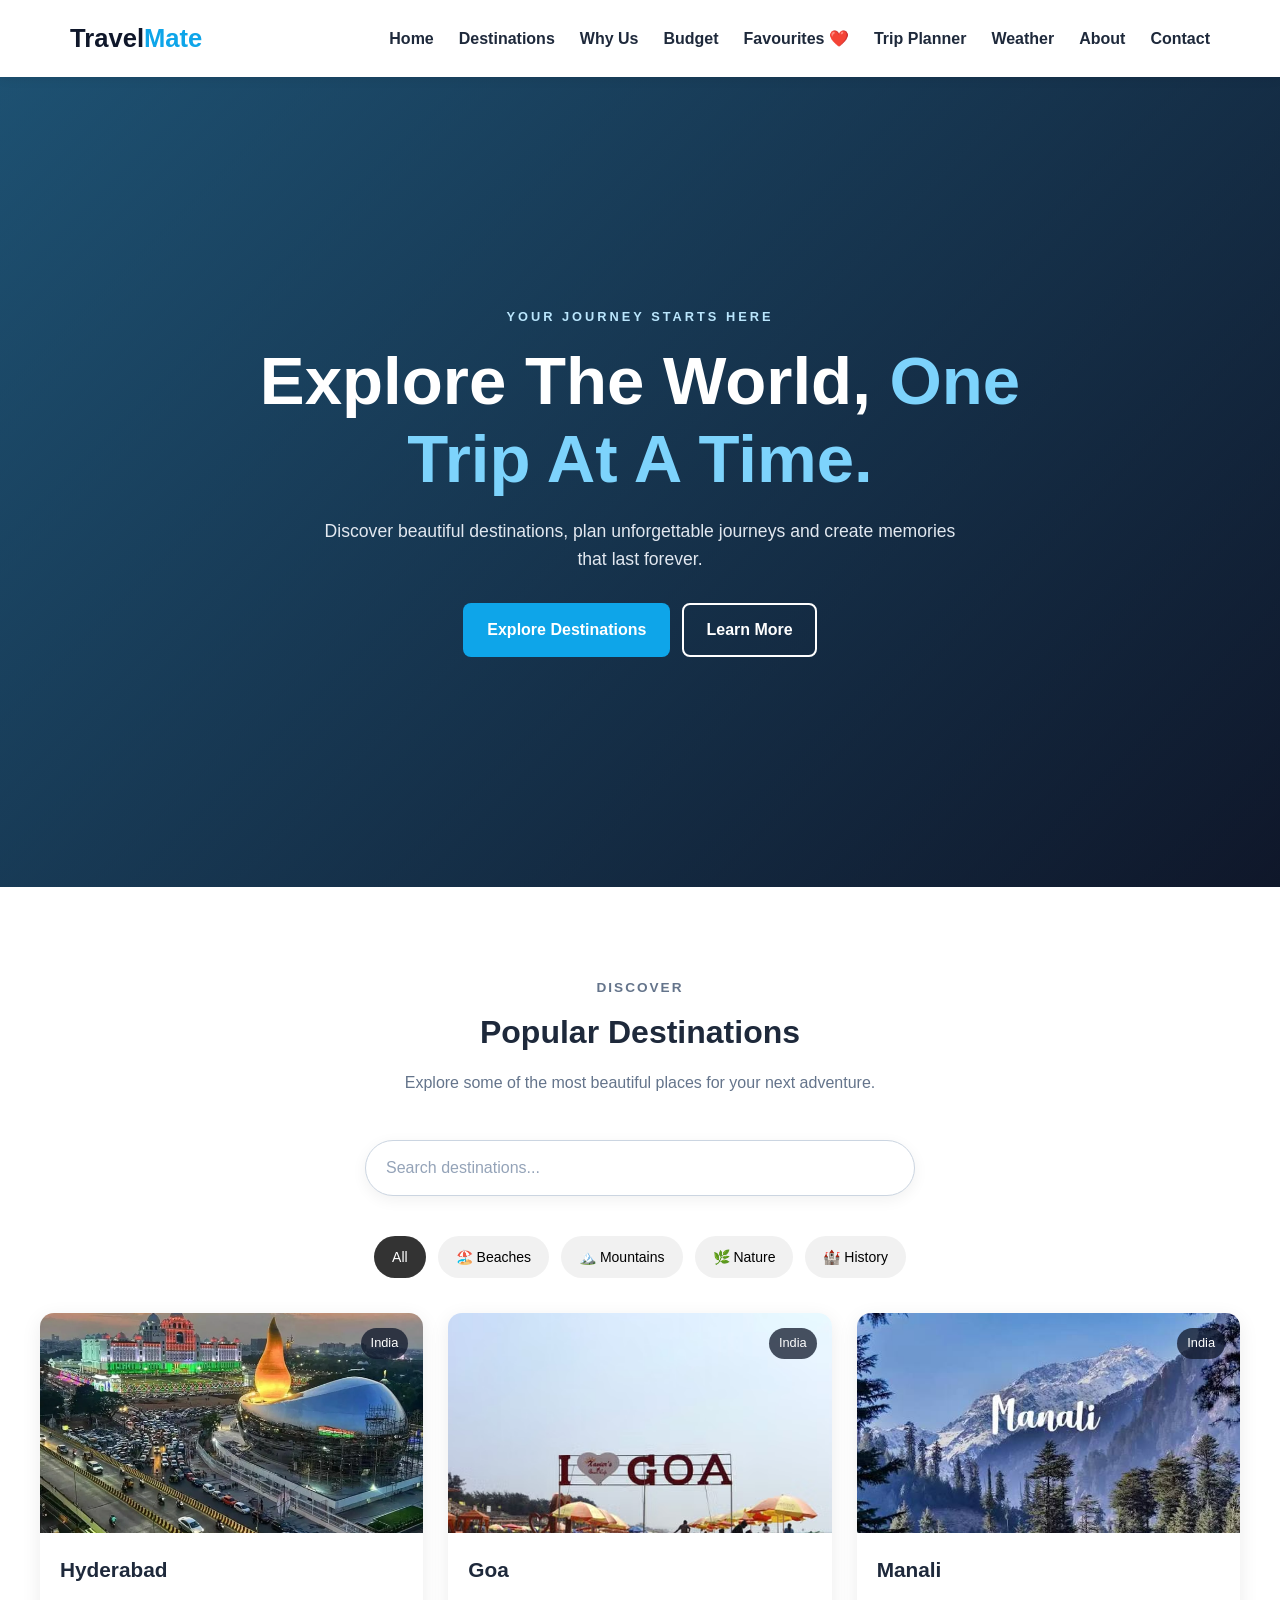
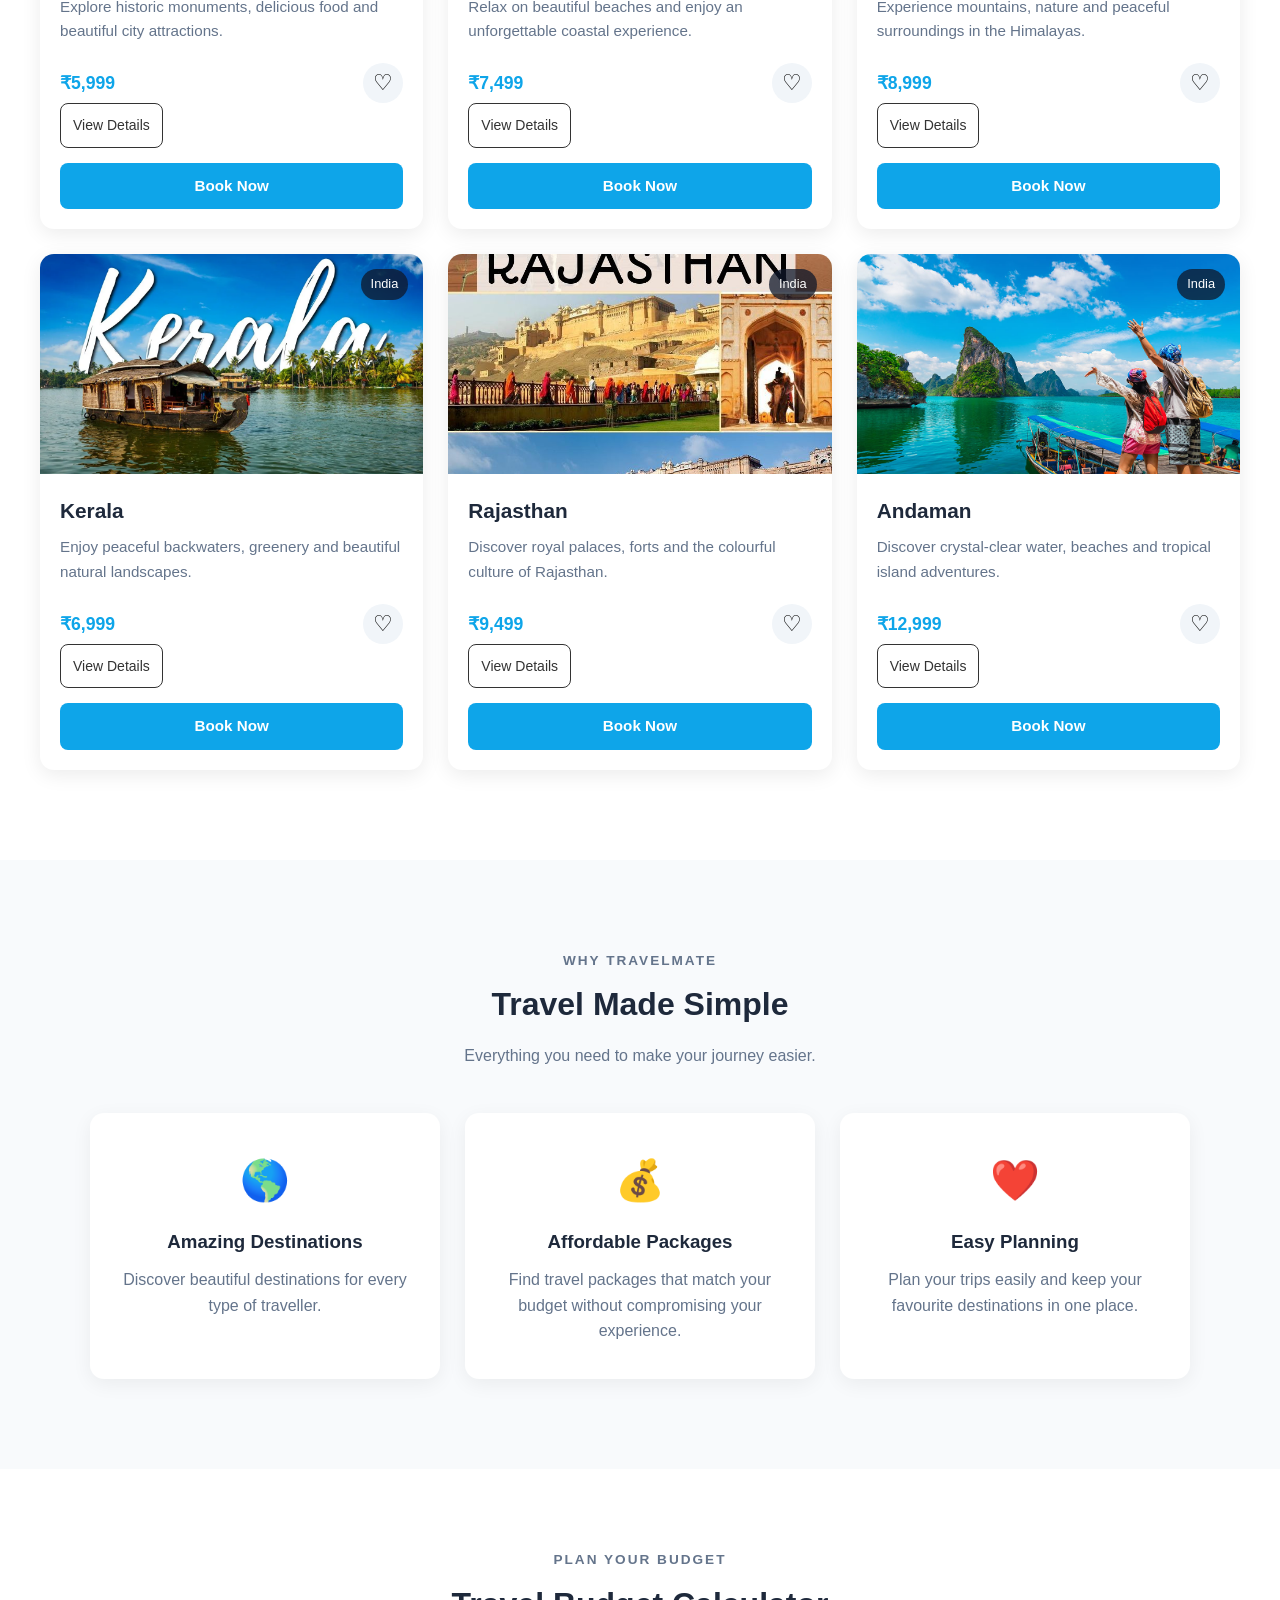
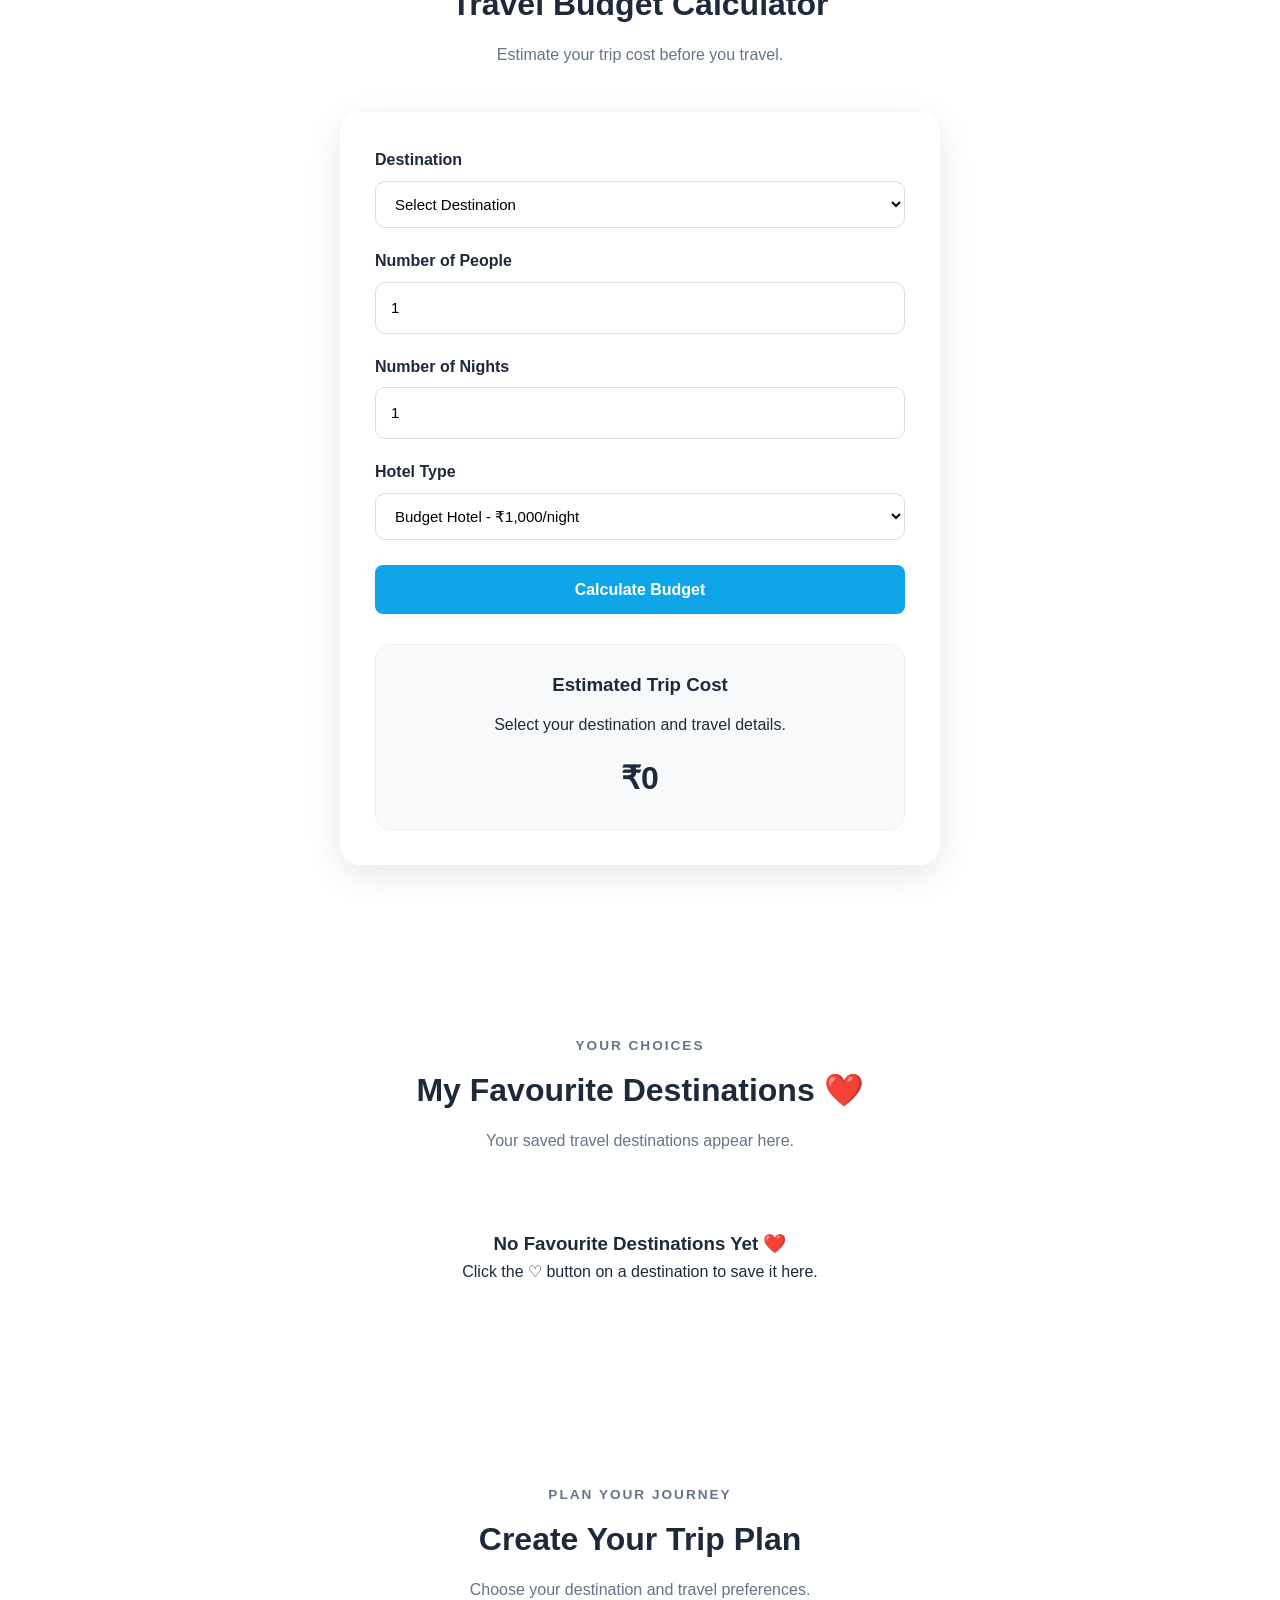
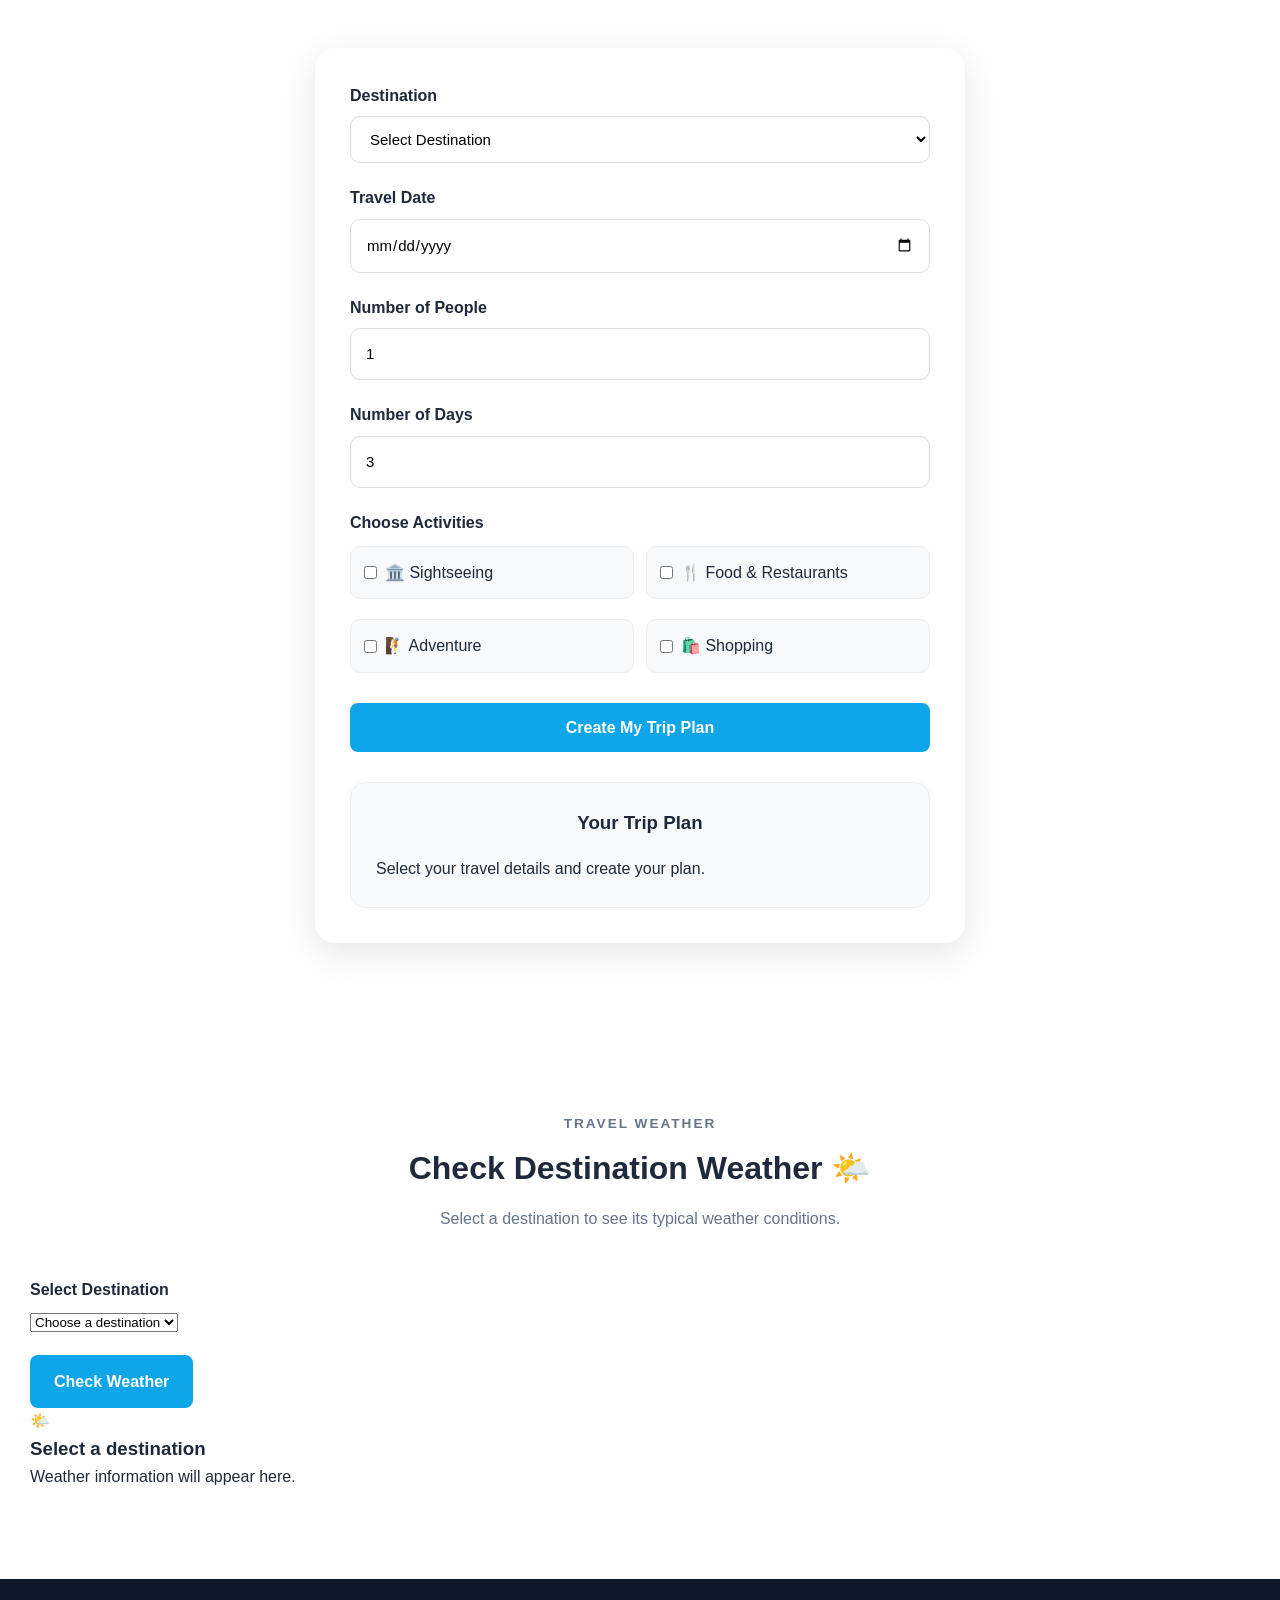
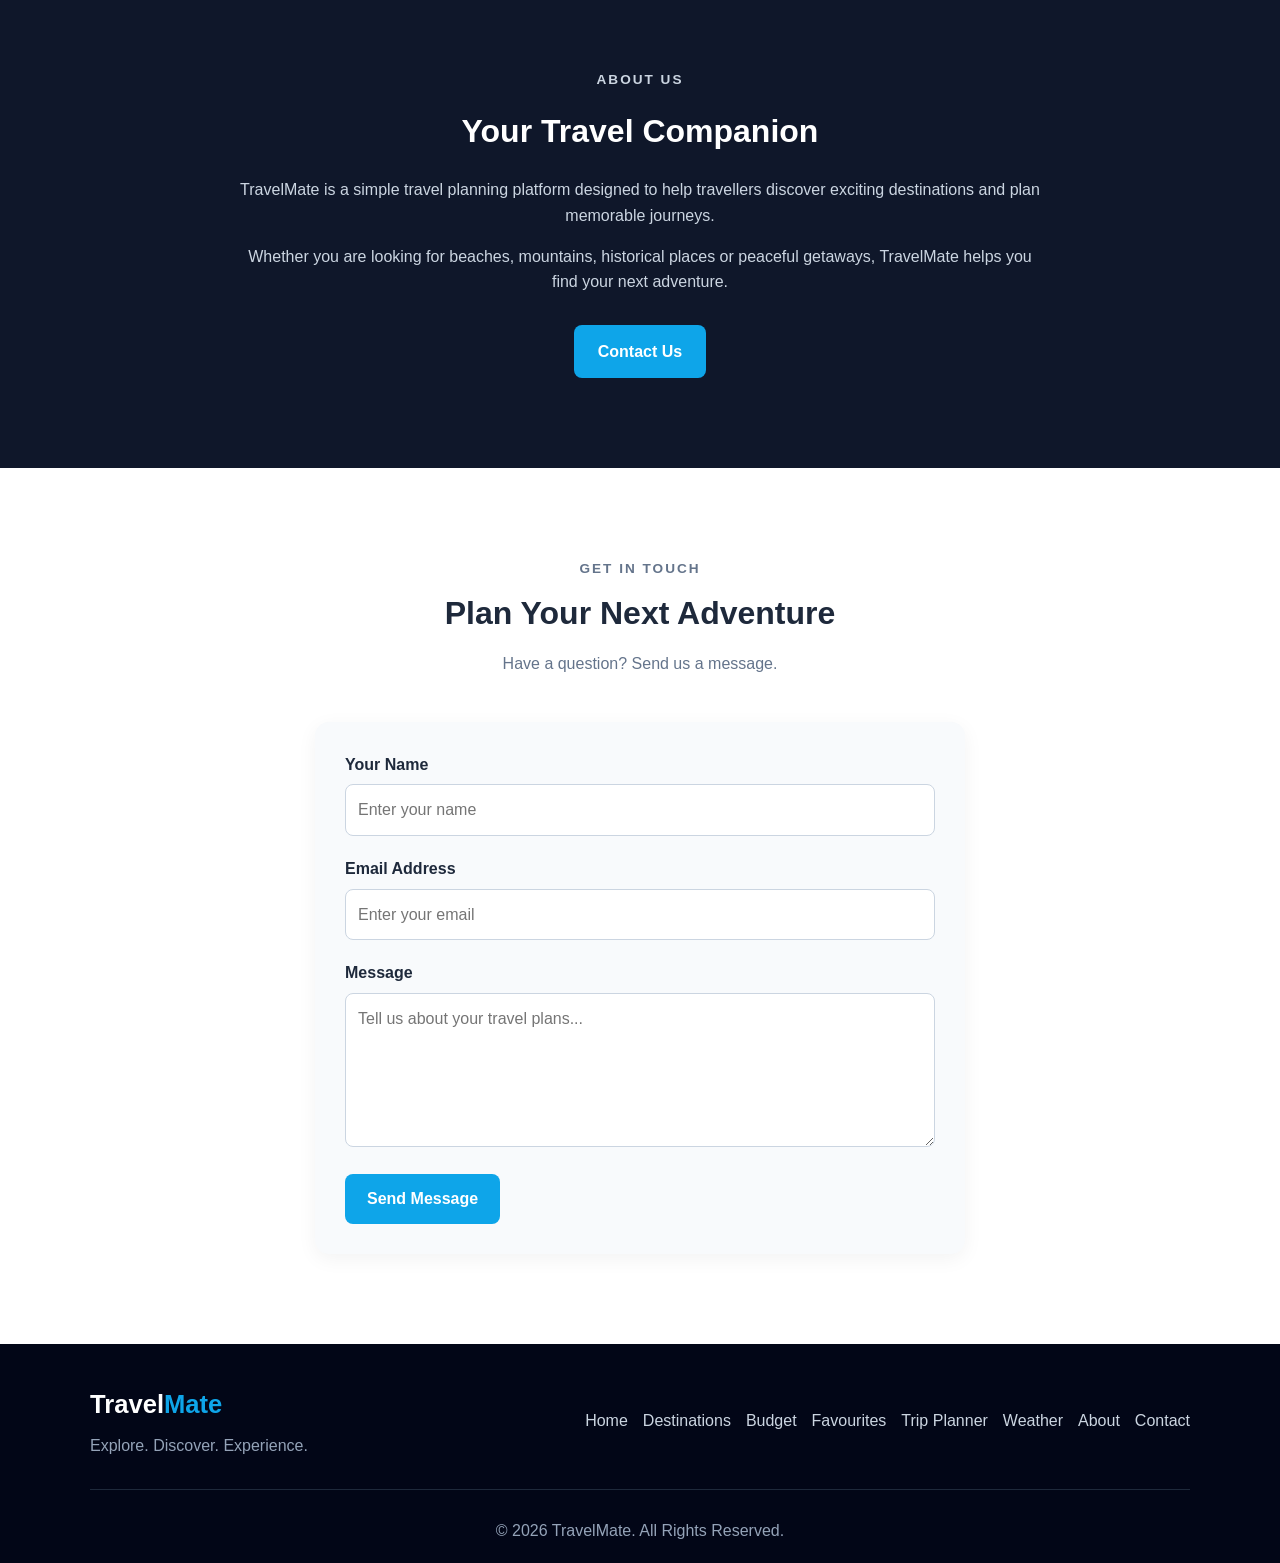
<file: index.html>
<!DOCTYPE html>
<html lang="en">

<head>

    <meta charset="UTF-8">

    <meta name="viewport" content="width=device-width, initial-scale=1.0">

    <meta name="description"
        content="TravelMate - Discover beautiful destinations and plan your perfect journey.">

    <title>TravelMate | Explore The World</title>

    <link rel="stylesheet" href="style.css">

</head>


<body>


    <!-- ========================================
         NAVIGATION BAR
    ========================================= -->

    <header class="header">

        <nav class="navbar">

            <a href="#home" class="logo">
                Travel<span>Mate</span>
            </a>


            <button
                type="button"
                class="menu-btn"
                id="menuBtn"
                aria-label="Open navigation menu">

                ☰

            </button>


            <ul class="nav-links" id="navLinks">

                <li>
                    <a href="#home">Home</a>
                </li>

                <li>
                    <a href="#destinations">Destinations</a>
                </li>

                <li>
                    <a href="#features">Why Us</a>
                </li>

                <li>
                    <a href="#budget">Budget</a>
                </li>

                <li>
                    <a href="#favourites">Favourites ❤️</a>
                </li>

                <li>
                    <a href="#tripPlanner">Trip Planner</a>
                </li>

                <li>
                    <a href="#weather">Weather</a>
                </li>

                <li>
                    <a href="#about">About</a>
                </li>

                <li>
                    <a href="#contact">Contact</a>
                </li>

            </ul>

        </nav>

    </header>


    <!-- ========================================
         MAIN CONTENT
    ========================================= -->

    <main>


        <!-- ========================================
             HERO SECTION
        ========================================= -->

        <section class="hero" id="home">

            <div class="hero-content">

                <p class="hero-small-text">
                    YOUR JOURNEY STARTS HERE
                </p>

                <h1>
                    Explore The World,
                    <span>
                        One Trip At A Time.
                    </span>
                </h1>

                <p class="hero-description">

                    Discover beautiful destinations,
                    plan unforgettable journeys and
                    create memories that last forever.

                </p>


                <div class="hero-buttons">

                    <a
                        href="#destinations"
                        class="btn primary-btn">

                        Explore Destinations

                    </a>


                    <a
                        href="#about"
                        class="btn secondary-btn">

                        Learn More

                    </a>

                </div>

            </div>

        </section>


        <!-- ========================================
             DESTINATIONS SECTION
        ========================================= -->

        <section
            class="destinations section"
            id="destinations">


            <div class="section-heading">

                <p class="section-label">
                    DISCOVER
                </p>

                <h2>
                    Popular Destinations
                </h2>

                <p>
                    Explore some of the most beautiful
                    places for your next adventure.
                </p>

            </div>


            <!-- SEARCH -->

            <div class="destination-search">

                <input
                    type="text"
                    id="destinationSearch"
                    placeholder="Search destinations..."
                    aria-label="Search destinations">

            </div>


            <!-- FILTERS -->

            <div class="destination-filters">

                <button
                    type="button"
                    class="filter-btn active"
                    data-filter="all">

                    All

                </button>


                <button
                    type="button"
                    class="filter-btn"
                    data-filter="beach">

                    🏖️ Beaches

                </button>


                <button
                    type="button"
                    class="filter-btn"
                    data-filter="mountain">

                    🏔️ Mountains

                </button>


                <button
                    type="button"
                    class="filter-btn"
                    data-filter="nature">

                    🌿 Nature

                </button>


                <button
                    type="button"
                    class="filter-btn"
                    data-filter="history">

                    🏰 History

                </button>

            </div>


            <!-- SEARCH MESSAGE -->

            <p
                id="searchMessage"
                class="search-message"
                style="display: none;">

                No destinations found.

            </p>


            <!-- DESTINATION CARDS -->

            <div class="destination-container">


                <!-- HYDERABAD -->

                <article
                    class="destination-card"
                    data-category="history">


                    <div class="destination-image image-hyderabad">

                        <img
                            src="images/hyderabad.jpg"
                            alt="Hyderabad travel destination">

                        <span>
                            India
                        </span>

                    </div>


                    <div class="card-content">

                        <h3>
                            Hyderabad
                        </h3>

                        <p>
                            Explore historic monuments,
                            delicious food and beautiful
                            city attractions.
                        </p>


                        <div class="card-bottom">

                            <strong>
                                ₹5,999
                            </strong>


                            <button
                                type="button"
                                class="favorite-btn"
                                aria-label="Add Hyderabad to favourites">

                                ♡

                            </button>

                        </div>


                        <div class="card-actions">

                            <button
                                type="button"
                                class="details-btn"
                                onclick="showDestinationDetails('Hyderabad')">

                                View Details

                            </button>


                            <button
                                type="button"
                                class="book-btn"
                                onclick="bookDestination('Hyderabad')">

                                Book Now

                            </button>

                        </div>

                    </div>

                </article>


                <!-- GOA -->

                <article
                    class="destination-card"
                    data-category="beach">


                    <div class="destination-image image-goa">

                        <img
                            src="images/goa.jpg"
                            alt="Goa travel destination">

                        <span>
                            India
                        </span>

                    </div>


                    <div class="card-content">

                        <h3>
                            Goa
                        </h3>

                        <p>
                            Relax on beautiful beaches
                            and enjoy an unforgettable
                            coastal experience.
                        </p>


                        <div class="card-bottom">

                            <strong>
                                ₹7,499
                            </strong>


                            <button
                                type="button"
                                class="favorite-btn"
                                aria-label="Add Goa to favourites">

                                ♡

                            </button>

                        </div>


                        <div class="card-actions">

                            <button
                                type="button"
                                class="details-btn"
                                onclick="showDestinationDetails('Goa')">

                                View Details

                            </button>


                            <button
                                type="button"
                                class="book-btn"
                                onclick="bookDestination('Goa')">

                                Book Now

                            </button>

                        </div>

                    </div>

                </article>


                <!-- MANALI -->

                <article
                    class="destination-card"
                    data-category="mountain">


                    <div class="destination-image image-manali">

                        <img
                            src="images/manali.jpg"
                            alt="Manali travel destination">

                        <span>
                            India
                        </span>

                    </div>


                    <div class="card-content">

                        <h3>
                            Manali
                        </h3>

                        <p>
                            Experience mountains,
                            nature and peaceful surroundings
                            in the Himalayas.
                        </p>


                        <div class="card-bottom">

                            <strong>
                                ₹8,999
                            </strong>


                            <button
                                type="button"
                                class="favorite-btn"
                                aria-label="Add Manali to favourites">

                                ♡

                            </button>

                        </div>


                        <div class="card-actions">

                            <button
                                type="button"
                                class="details-btn"
                                onclick="showDestinationDetails('Manali')">

                                View Details

                            </button>


                            <button
                                type="button"
                                class="book-btn"
                                onclick="bookDestination('Manali')">

                                Book Now

                            </button>

                        </div>

                    </div>

                </article>


                <!-- KERALA -->

                <article
                    class="destination-card"
                    data-category="nature">


                    <div class="destination-image image-kerala">

                        <img
                            src="images/kerala.jpg"
                            alt="Kerala travel destination">

                        <span>
                            India
                        </span>

                    </div>


                    <div class="card-content">

                        <h3>
                            Kerala
                        </h3>

                        <p>
                            Enjoy peaceful backwaters,
                            greenery and beautiful
                            natural landscapes.
                        </p>


                        <div class="card-bottom">

                            <strong>
                                ₹6,999
                            </strong>


                            <button
                                type="button"
                                class="favorite-btn"
                                aria-label="Add Kerala to favourites">

                                ♡

                            </button>

                        </div>


                        <div class="card-actions">

                            <button
                                type="button"
                                class="details-btn"
                                onclick="showDestinationDetails('Kerala')">

                                View Details

                            </button>


                            <button
                                type="button"
                                class="book-btn"
                                onclick="bookDestination('Kerala')">

                                Book Now

                            </button>

                        </div>

                    </div>

                </article>


                <!-- RAJASTHAN -->

                <article
                    class="destination-card"
                    data-category="history">


                    <div class="destination-image image-rajasthan">

                        <img
                            src="images/rajasthan.jpg"
                            alt="Rajasthan travel destination">

                        <span>
                            India
                        </span>

                    </div>


                    <div class="card-content">

                        <h3>
                            Rajasthan
                        </h3>

                        <p>
                            Discover royal palaces,
                            forts and the colourful
                            culture of Rajasthan.
                        </p>


                        <div class="card-bottom">

                            <strong>
                                ₹9,499
                            </strong>


                            <button
                                type="button"
                                class="favorite-btn"
                                aria-label="Add Rajasthan to favourites">

                                ♡

                            </button>

                        </div>


                        <div class="card-actions">

                            <button
                                type="button"
                                class="details-btn"
                                onclick="showDestinationDetails('Rajasthan')">

                                View Details

                            </button>


                            <button
                                type="button"
                                class="book-btn"
                                onclick="bookDestination('Rajasthan')">

                                Book Now

                            </button>

                        </div>

                    </div>

                </article>


                <!-- ANDAMAN -->

                <article
                    class="destination-card"
                    data-category="beach">


                    <div class="destination-image image-andaman">

                        <img
                            src="images/andaman.jpg"
                            alt="Andaman travel destination">

                        <span>
                            India
                        </span>

                    </div>


                    <div class="card-content">

                        <h3>
                            Andaman
                        </h3>

                        <p>
                            Discover crystal-clear water,
                            beaches and tropical island
                            adventures.
                        </p>


                        <div class="card-bottom">

                            <strong>
                                ₹12,999
                            </strong>


                            <button
                                type="button"
                                class="favorite-btn"
                                aria-label="Add Andaman to favourites">

                                ♡

                            </button>

                        </div>


                        <div class="card-actions">

                            <button
                                type="button"
                                class="details-btn"
                                onclick="showDestinationDetails('Andaman')">

                                View Details

                            </button>


                            <button
                                type="button"
                                class="book-btn"
                                onclick="bookDestination('Andaman')">

                                Book Now

                            </button>

                        </div>

                    </div>

                </article>


            </div>

        </section>


        <!-- ========================================
             WHY TRAVELMATE
        ========================================= -->

        <section
            class="features section"
            id="features">


            <div class="section-heading">

                <p class="section-label">
                    WHY TRAVELMATE
                </p>

                <h2>
                    Travel Made Simple
                </h2>

                <p>
                    Everything you need to make
                    your journey easier.
                </p>

            </div>


            <div class="features-container">


                <article class="feature-card">

                    <div class="feature-icon">
                        🌎
                    </div>

                    <h3>
                        Amazing Destinations
                    </h3>

                    <p>
                        Discover beautiful destinations
                        for every type of traveller.
                    </p>

                </article>


                <article class="feature-card">

                    <div class="feature-icon">
                        💰
                    </div>

                    <h3>
                        Affordable Packages
                    </h3>

                    <p>
                        Find travel packages that match
                        your budget without compromising
                        your experience.
                    </p>

                </article>


                <article class="feature-card">

                    <div class="feature-icon">
                        ❤️
                    </div>

                    <h3>
                        Easy Planning
                    </h3>

                    <p>
                        Plan your trips easily and keep
                        your favourite destinations
                        in one place.
                    </p>

                </article>


            </div>

        </section>


        <!-- ========================================
             TRAVEL BUDGET CALCULATOR
        ========================================= -->

        <section
            class="budget section"
            id="budget">


            <div class="section-heading">

                <p class="section-label">
                    PLAN YOUR BUDGET
                </p>

                <h2>
                    Travel Budget Calculator
                </h2>

                <p>
                    Estimate your trip cost before you travel.
                </p>

            </div>


            <div class="budget-calculator">


                <div class="form-group">

                    <label for="budgetDestination">
                        Destination
                    </label>


                    <select id="budgetDestination">

                        <option value="">
                            Select Destination
                        </option>

                        <option value="5999">
                            Hyderabad
                        </option>

                        <option value="7499">
                            Goa
                        </option>

                        <option value="8999">
                            Manali
                        </option>

                        <option value="6999">
                            Kerala
                        </option>

                        <option value="9499">
                            Rajasthan
                        </option>

                        <option value="12999">
                            Andaman
                        </option>

                    </select>

                </div>


                <div class="form-group">

                    <label for="budgetPeople">
                        Number of People
                    </label>


                    <input
                        type="number"
                        id="budgetPeople"
                        min="1"
                        max="20"
                        value="1"
                        placeholder="Enter number of people">

                </div>


                <div class="form-group">

                    <label for="budgetNights">
                        Number of Nights
                    </label>


                    <input
                        type="number"
                        id="budgetNights"
                        min="1"
                        max="30"
                        value="1"
                        placeholder="Enter number of nights">

                </div>


                <div class="form-group">

                    <label for="hotelType">
                        Hotel Type
                    </label>


                    <select id="hotelType">

                        <option value="1000">
                            Budget Hotel - ₹1,000/night
                        </option>

                        <option value="2000">
                            Standard Hotel - ₹2,000/night
                        </option>

                        <option value="3500">
                            Premium Hotel - ₹3,500/night
                        </option>

                    </select>

                </div>


                <button
                    type="button"
                    class="btn primary-btn"
                    id="calculateBudget">

                    Calculate Budget

                </button>


                <div
                    class="budget-result"
                    id="budgetResult">

                    <h3>
                        Estimated Trip Cost
                    </h3>

                    <p>
                        Select your destination
                        and travel details.
                    </p>

                    <strong>
                        ₹0
                    </strong>

                </div>

            </div>

        </section>


        <!-- ========================================
             FAVOURITES
        ========================================= -->

        <section
            class="favourites section"
            id="favourites">


            <div class="section-heading">

                <p class="section-label">
                    YOUR CHOICES
                </p>

                <h2>
                    My Favourite Destinations ❤️
                </h2>

                <p>
                    Your saved travel destinations
                    appear here.
                </p>

            </div>


            <div
                class="favourites-container"
                id="favouritesContainer">


                <div
                    class="no-favourites-message"
                    id="noFavouritesMessage">

                    <h3>
                        No Favourite Destinations Yet ❤️
                    </h3>

                    <p>
                        Click the ♡ button on a destination
                        to save it here.
                    </p>

                </div>


            </div>

        </section>


        <!-- ========================================
             TRIP PLANNER
        ========================================= -->

        <section
            class="trip-planner section"
            id="tripPlanner">


            <div class="section-heading">

                <p class="section-label">
                    PLAN YOUR JOURNEY
                </p>

                <h2>
                    Create Your Trip Plan
                </h2>

                <p>
                    Choose your destination and
                    travel preferences.
                </p>

            </div>


            <div class="trip-planner-container">


                <div class="form-group">

                    <label for="tripDestination">
                        Destination
                    </label>


                    <select id="tripDestination">

                        <option value="">
                            Select Destination
                        </option>

                        <option value="Hyderabad">
                            Hyderabad
                        </option>

                        <option value="Goa">
                            Goa
                        </option>

                        <option value="Manali">
                            Manali
                        </option>

                        <option value="Kerala">
                            Kerala
                        </option>

                        <option value="Rajasthan">
                            Rajasthan
                        </option>

                        <option value="Andaman">
                            Andaman
                        </option>

                    </select>

                </div>


                <div class="form-group">

                    <label for="tripDate">
                        Travel Date
                    </label>


                    <input
                        type="date"
                        id="tripDate">

                </div>


                <div class="form-group">

                    <label for="tripPeople">
                        Number of People
                    </label>


                    <input
                        type="number"
                        id="tripPeople"
                        min="1"
                        max="20"
                        value="1">

                </div>


                <div class="form-group">

                    <label for="tripDays">
                        Number of Days
                    </label>


                    <input
                        type="number"
                        id="tripDays"
                        min="1"
                        max="30"
                        value="3">

                </div>


                <div class="form-group">

                    <label>
                        Choose Activities
                    </label>


                    <div class="activity-options">


                        <label class="activity-option">

                            <input
                                type="checkbox"
                                value="Sightseeing"
                                name="activities">

                            🏛️ Sightseeing

                        </label>


                        <label class="activity-option">

                            <input
                                type="checkbox"
                                value="Food"
                                name="activities">

                            🍴 Food & Restaurants

                        </label>


                        <label class="activity-option">

                            <input
                                type="checkbox"
                                value="Adventure"
                                name="activities">

                            🧗 Adventure

                        </label>


                        <label class="activity-option">

                            <input
                                type="checkbox"
                                value="Shopping"
                                name="activities">

                            🛍️ Shopping

                        </label>


                    </div>

                </div>


                <button
                    type="button"
                    class="btn primary-btn"
                    id="createTripPlan">

                    Create My Trip Plan

                </button>


                <div
                    class="trip-plan-result"
                    id="tripPlanResult">

                    <h3>
                        Your Trip Plan
                    </h3>

                    <p>
                        Select your travel details
                        and create your plan.
                    </p>

                </div>


            </div>

        </section>


        <!-- ========================================
             WEATHER
        ========================================= -->

        <section
            class="weather section"
            id="weather">


            <div class="section-heading">

                <p class="section-label">
                    TRAVEL WEATHER
                </p>

                <h2>
                    Check Destination Weather 🌤️
                </h2>

                <p>
                    Select a destination to see its
                    typical weather conditions.
                </p>

            </div>


            <div class="weather-container">


                <div class="form-group">

                    <label for="weatherDestination">
                        Select Destination
                    </label>


                    <select id="weatherDestination">

                        <option value="">
                            Choose a destination
                        </option>

                        <option value="Hyderabad">
                            Hyderabad
                        </option>

                        <option value="Goa">
                            Goa
                        </option>

                        <option value="Manali">
                            Manali
                        </option>

                        <option value="Kerala">
                            Kerala
                        </option>

                        <option value="Rajasthan">
                            Rajasthan
                        </option>

                        <option value="Andaman">
                            Andaman
                        </option>

                    </select>

                </div>


                <button
                    type="button"
                    class="btn primary-btn"
                    id="checkWeather">

                    Check Weather

                </button>


                <div
                    class="weather-result"
                    id="weatherResult">

                    <div class="weather-icon">
                        🌤️
                    </div>

                    <h3>
                        Select a destination
                    </h3>

                    <p>
                        Weather information will appear here.
                    </p>

                </div>


            </div>

        </section>


        <!-- ========================================
             ABOUT
        ========================================= -->

        <section
            class="about section"
            id="about">


            <div class="about-content">

                <p class="section-label">
                    ABOUT US
                </p>

                <h2>
                    Your Travel Companion
                </h2>

                <p>

                    TravelMate is a simple travel
                    planning platform designed to
                    help travellers discover exciting
                    destinations and plan memorable
                    journeys.

                </p>

                <p>

                    Whether you are looking for
                    beaches, mountains, historical
                    places or peaceful getaways,
                    TravelMate helps you find your
                    next adventure.

                </p>


                <a
                    href="#contact"
                    class="btn primary-btn">

                    Contact Us

                </a>

            </div>

        </section>


        <!-- ========================================
             CONTACT
        ========================================= -->

        <section
            class="contact section"
            id="contact">


            <div class="section-heading">

                <p class="section-label">
                    GET IN TOUCH
                </p>

                <h2>
                    Plan Your Next Adventure
                </h2>

                <p>
                    Have a question?
                    Send us a message.
                </p>

            </div>


            <form
                class="contact-form"
                id="contactForm">


                <div class="form-group">

                    <label for="name">
                        Your Name
                    </label>


                    <input
                        type="text"
                        id="name"
                        name="name"
                        placeholder="Enter your name"
                        required>

                </div>


                <div class="form-group">

                    <label for="email">
                        Email Address
                    </label>


                    <input
                        type="email"
                        id="email"
                        name="email"
                        placeholder="Enter your email"
                        required>

                </div>


                <div class="form-group">

                    <label for="message">
                        Message
                    </label>


                    <textarea
                        id="message"
                        name="message"
                        rows="5"
                        placeholder="Tell us about your travel plans..."
                        required></textarea>

                </div>


                <button
                    type="submit"
                    class="btn primary-btn">

                    Send Message

                </button>


            </form>

        </section>


    </main>


    <!-- ========================================
         FOOTER
    ========================================= -->

    <footer class="footer">


        <div class="footer-content">


            <div>

                <a
                    href="#home"
                    class="logo">

                    Travel<span>Mate</span>

                </a>

                <p>
                    Explore. Discover. Experience.
                </p>

            </div>


            <div class="footer-links">

                <a href="#home">
                    Home
                </a>

                <a href="#destinations">
                    Destinations
                </a>

                <a href="#budget">
                    Budget
                </a>

                <a href="#favourites">
                    Favourites
                </a>

                <a href="#tripPlanner">
                    Trip Planner
                </a>

                <a href="#weather">
                    Weather
                </a>

                <a href="#about">
                    About
                </a>

                <a href="#contact">
                    Contact
                </a>

            </div>


        </div>


        <div class="copyright">

            <p>
                © 2026 TravelMate.
                All Rights Reserved.
            </p>

        </div>


    </footer>


    <!-- ========================================
         BOOKING MODAL
    ========================================= -->

    <div
        class="booking-modal"
        id="bookingModal">


        <div class="booking-box">


            <button
                type="button"
                class="close-booking"
                id="closeBooking"
                aria-label="Close booking form">

                ×

            </button>


            <h2>
                Book Your Trip
            </h2>


            <p class="booking-subtitle">

                Plan your next adventure with
                TravelMate.

            </p>


            <form id="bookingForm">


                <div class="form-group">

                    <label for="bookingDestination">
                        Destination
                    </label>


                    <input
                        type="text"
                        id="bookingDestination"
                        name="destination"
                        readonly
                        required>

                </div>


                <div class="form-group">

                    <label for="bookingName">
                        Your Name
                    </label>


                    <input
                        type="text"
                        id="bookingName"
                        name="name"
                        placeholder="Enter your name"
                        required>

                </div>


                <div class="form-group">

                    <label for="bookingEmail">
                        Email Address
                    </label>


                    <input
                        type="email"
                        id="bookingEmail"
                        name="email"
                        placeholder="Enter your email"
                        required>

                </div>


                <div class="form-group">

                    <label for="travelDate">
                        Travel Date
                    </label>


                    <input
                        type="date"
                        id="travelDate"
                        name="travelDate"
                        required>

                </div>


                <div class="form-group">

                    <label for="numberOfPeople">
                        Number of People
                    </label>


                    <input
                        type="number"
                        id="numberOfPeople"
                        name="people"
                        min="1"
                        max="20"
                        value="1"
                        required>

                </div>


                <button
                    type="submit"
                    class="btn primary-btn booking-submit">

                    Confirm Booking

                </button>


            </form>

        </div>

    </div>


    <!-- ========================================
         DESTINATION DETAILS MODAL
    ========================================= -->

    <div
        class="details-modal"
        id="detailsModal">


        <div class="details-box">


            <button
                type="button"
                class="close-details"
                id="closeDetails"
                aria-label="Close destination details">

                ×

            </button>


            <div
                class="details-image"
                id="detailsImage">
            </div>


            <div class="details-content">

                <p
                    class="details-country"
                    id="detailsCountry">
                </p>


                <h2 id="detailsTitle">
                </h2>


                <p id="detailsDescription">
                </p>


                <strong id="detailsPrice">
                </strong>


                <button
                    type="button"
                    class="btn primary-btn"
                    id="detailsBookButton">

                    Book Now

                </button>

            </div>

        </div>

    </div>


    <!-- ========================================
         JAVASCRIPT
    ========================================= -->

    <script src="script.js"></script>


</body>

</html>
</file>
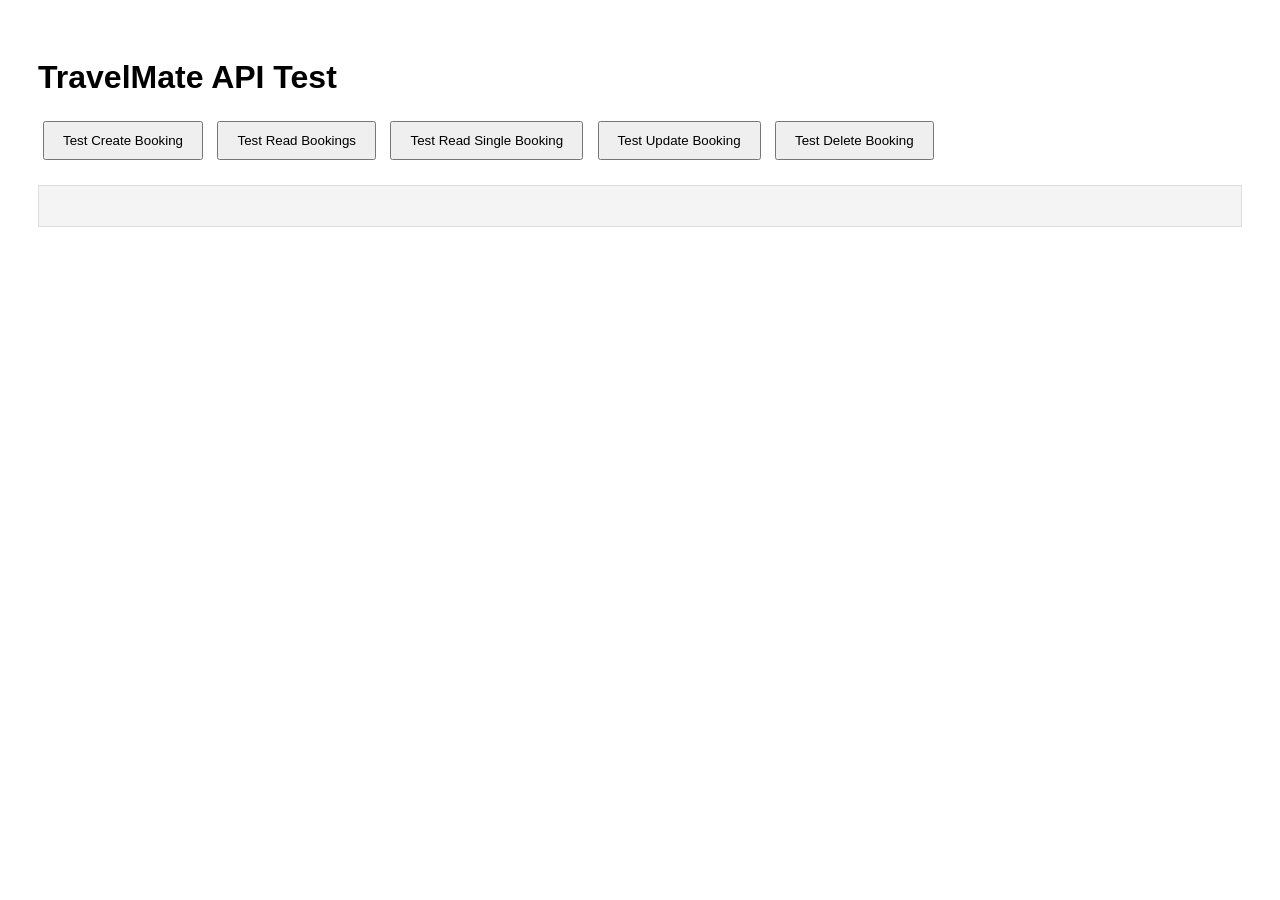
<file: test-api.html>
<!DOCTYPE html>
<html lang="en">

<head>
    <meta charset="UTF-8">

    <meta name="viewport" content="width=device-width, initial-scale=1.0">

    <title>TravelMate API Test</title>

    <style>
        body {
            font-family: Arial, sans-serif;
            padding: 30px;
        }

        h1 {
            margin-bottom: 20px;
        }

        button {
            padding: 10px 18px;
            margin: 5px;
            cursor: pointer;
        }

        pre {
            margin-top: 20px;
            padding: 20px;
            background: #f4f4f4;
            border: 1px solid #ddd;
            white-space: pre-wrap;
        }
    </style>
</head>

<body>

    <h1>TravelMate API Test</h1>

    <!-- CREATE -->
    <button onclick="testBooking()">
        Test Create Booking
    </button>

    <!-- READ -->
    <button onclick="getBookings()">
        Test Read Bookings
    </button>

    <!-- READ SINGLE -->
    <button onclick="getSingleBooking()">
        Test Read Single Booking
    </button>

    <!-- UPDATE -->
    <button onclick="updateBooking()">
        Test Update Booking
    </button>

    <!-- DELETE -->
    <button onclick="deleteBooking()">
        Test Delete Booking
    </button>

    <pre id="result"></pre>


    <script>

        // ========================================
        // CREATE BOOKING - POST
        // ========================================

        async function testBooking() {

            const bookingData = {

                name: "Harshitha",

                email: "harshitha@example.com",

                destination: "Goa",

                travelDate: "2026-09-15",

                people: 2

            };


            try {

                const response = await fetch(
                    "http://127.0.0.1:5000/api/bookings",
                    {
                        method: "POST",

                        headers: {
                            "Content-Type": "application/json"
                        },

                        body: JSON.stringify(bookingData)
                    }
                );


                const result = await response.json();


                document.getElementById("result").textContent =
                    JSON.stringify(result, null, 4);


            } catch (error) {

                document.getElementById("result").textContent =
                    "Error: " + error.message;

            }

        }


        // ========================================
        // READ ALL BOOKINGS - GET
        // ========================================

        async function getBookings() {

            try {

                const response = await fetch(
                    "http://127.0.0.1:5000/api/bookings"
                );


                const result = await response.json();


                document.getElementById("result").textContent =
                    JSON.stringify(result, null, 4);


            } catch (error) {

                document.getElementById("result").textContent =
                    "Error: " + error.message;

            }

        }


        // ========================================
        // READ SINGLE BOOKING - GET
        // ========================================

        async function getSingleBooking() {

            try {

                const response = await fetch(
                    "http://127.0.0.1:5000/api/bookings/1"
                );


                const result = await response.json();


                document.getElementById("result").textContent =
                    JSON.stringify(result, null, 4);


            } catch (error) {

                document.getElementById("result").textContent =
                    "Error: " + error.message;

            }

        }


        // ========================================
        // UPDATE BOOKING - PUT
        // ========================================

        async function updateBooking() {

            const updatedBooking = {

                name: "Harshitha Updated",

                email: "harshitha@example.com",

                destination: "Kerala",

                travelDate: "2026-09-20",

                people: 3

            };


            try {

                const response = await fetch(
                    "http://127.0.0.1:5000/api/bookings/1",
                    {
                        method: "PUT",

                        headers: {
                            "Content-Type": "application/json"
                        },

                        body: JSON.stringify(updatedBooking)
                    }
                );


                const result = await response.json();


                document.getElementById("result").textContent =
                    JSON.stringify(result, null, 4);


            } catch (error) {

                document.getElementById("result").textContent =
                    "Error: " + error.message;

            }

        }


        // ========================================
        // DELETE BOOKING - DELETE
        // ========================================

        async function deleteBooking() {

            try {

                const response = await fetch(
                    "http://127.0.0.1:5000/api/bookings/1",
                    {
                        method: "DELETE"
                    }
                );


                const result = await response.json();


                document.getElementById("result").textContent =
                    JSON.stringify(result, null, 4);


            } catch (error) {

                document.getElementById("result").textContent =
                    "Error: " + error.message;

            }

        }

    </script>

</body>

</html>
</file>
<file: style.css>
/* =========================================
   GLOBAL STYLES
========================================= */

* {
    margin: 0;
    padding: 0;
    box-sizing: border-box;
}

html {
    scroll-behavior: smooth;
}

body {
    font-family: Arial, sans-serif;
    line-height: 1.6;
    color: #1e293b;
    background-color: #ffffff;
}

a {
    text-decoration: none;
    color: inherit;
}

button,
input,
textarea {
    font: inherit;
}

button {
    cursor: pointer;
}

img {
    max-width: 100%;
    display: block;
}


/* =========================================
   REUSABLE SECTION STYLES
========================================= */

.section {
    padding: 70px 20px;
}

.section-heading {
    text-align: center;
    max-width: 700px;
    margin: 0 auto 45px;
}

.section-label {
    color: #0ea5e9;
    font-size: 0.85rem;
    font-weight: bold;
    letter-spacing: 2px;
    margin-bottom: 8px;
}

.section-heading h2 {
    font-size: 2rem;
    margin-bottom: 12px;
}

.section-heading p {
    color: #64748b;
}


/* =========================================
   HEADER / NAVBAR
========================================= */

.header {
    background-color: #ffffff;

    position: sticky;
    top: 0;

    z-index: 1000;

    box-shadow:
        0 2px 10px rgba(0, 0, 0, 0.08);
}

.navbar {
    width: 100%;
    max-width: 1200px;

    margin: auto;

    padding: 15px 20px;

    display: flex;

    align-items: center;

    justify-content: space-between;
}


/* Logo */

.logo {
    font-size: 1.6rem;

    font-weight: bold;

    color: #0f172a;
}

.logo span {
    color: #0ea5e9;
}


/* Mobile Menu Button */

.menu-btn {
    background: none;

    border: none;

    font-size: 1.8rem;

    color: #0f172a;
}


/* Navigation */

.nav-links {
    list-style: none;

    position: absolute;

    top: 70px;

    left: 0;

    width: 100%;

    background-color: white;

    display: none;

    flex-direction: column;

    text-align: center;

    padding: 20px 0;

    box-shadow:
        0 5px 10px rgba(0, 0, 0, 0.08);
}

.nav-links.active {
    display: flex;
}

.nav-links li {
    margin: 10px 0;
}

.nav-links a {
    font-weight: 600;

    transition: 0.3s;
}

.nav-links a:hover {
    color: #0ea5e9;
}


/* =========================================
   HERO SECTION
========================================= */

.hero {
    min-height: 90vh;

    display: flex;

    align-items: center;

    padding: 80px 20px;

    background:
        linear-gradient(
            rgba(15, 23, 42, 0.65),
            rgba(15, 23, 42, 0.65)
        ),
        linear-gradient(
            135deg,
            #38bdf8,
            #0f172a
        );

    color: white;
}

.hero-content {
    max-width: 850px;

    margin: auto;

    text-align: center;
}

.hero-small-text {
    color: #bae6fd;

    font-size: 0.8rem;

    font-weight: bold;

    letter-spacing: 3px;

    margin-bottom: 15px;
}

.hero h1 {
    font-size: 2.5rem;

    line-height: 1.15;

    margin-bottom: 20px;
}

.hero h1 span {
    color: #7dd3fc;
}

.hero-description {
    max-width: 650px;

    margin: 0 auto 30px;

    color: #e2e8f0;

    font-size: 1rem;
}

.hero-buttons {
    display: flex;

    flex-direction: column;

    gap: 12px;

    align-items: center;
}


/* =========================================
   BUTTONS
========================================= */

.btn {
    display: inline-block;

    padding: 12px 22px;

    border-radius: 8px;

    font-weight: bold;

    border: 2px solid transparent;

    transition: 0.3s;
}

.primary-btn {
    background-color: #0ea5e9;

    color: white;
}

.primary-btn:hover {
    background-color: #0284c7;

    transform: translateY(-2px);
}

.secondary-btn {
    border-color: white;

    color: white;
}

.secondary-btn:hover {
    background-color: white;

    color: #0f172a;
}


/* =========================================
   DESTINATIONS SECTION
========================================= */

.destination-container {
    max-width: 1200px;

    margin: auto;

    display: grid;

    grid-template-columns: 1fr;

    gap: 25px;
}


/* Destination Card */

.destination-card {
    background-color: white;

    border-radius: 14px;

    overflow: hidden;

    box-shadow:
        0 5px 20px rgba(0, 0, 0, 0.08);

    transition: 0.3s;
}

.destination-card:hover {
    transform: translateY(-6px);

    box-shadow:
        0 10px 30px rgba(0, 0, 0, 0.12);
}


/* =========================================
   DESTINATION IMAGES
========================================= */

.destination-image {
    height: 220px;

    position: relative;

    overflow: hidden;

    color: white;
}


/* Actual image */

.destination-image img {
    width: 100%;

    height: 100%;

    object-fit: cover;

    display: block;

    transition: transform 0.4s ease;
}


/* Zoom image when hovering card */

.destination-card:hover .destination-image img {
    transform: scale(1.05);
}


/* Country label */

.destination-image span {
    position: absolute;

    top: 15px;

    right: 15px;

    background-color:
        rgba(15, 23, 42, 0.75);

    padding: 5px 10px;

    border-radius: 20px;

    font-size: 0.8rem;

    z-index: 2;
}


/* =========================================
   CARD CONTENT
========================================= */

.card-content {
    padding: 20px;
}

.card-content h3 {
    font-size: 1.3rem;

    margin-bottom: 8px;
}

.card-content p {
    color: #64748b;

    font-size: 0.95rem;

    margin-bottom: 20px;
}

.card-bottom {
    display: flex;

    align-items: center;

    justify-content: space-between;
}

.card-bottom strong {
    color: #0ea5e9;

    font-size: 1.1rem;
}


/* =========================================
   FAVOURITE BUTTON
========================================= */

.favorite-btn {
    width: 40px;

    height: 40px;

    border: none;

    border-radius: 50%;

    background-color: #f1f5f9;

    font-size: 1.4rem;

    transition: 0.3s;
}

.favorite-btn:hover {
    background-color: #e0f2fe;

    transform: scale(1.1);
}

.favorite-btn.favourite {
    color: #ef4444;
}


/* =========================================
   FEATURES
========================================= */

.features {
    background-color: #f8fafc;
}

.features-container {
    max-width: 1100px;

    margin: auto;

    display: grid;

    grid-template-columns: 1fr;

    gap: 25px;
}

.feature-card {
    background-color: white;

    text-align: center;

    padding: 35px 25px;

    border-radius: 14px;

    box-shadow:
        0 5px 20px rgba(0, 0, 0, 0.06);

    transition: 0.3s;
}

.feature-card:hover {
    transform: translateY(-5px);
}

.feature-icon {
    font-size: 2.5rem;

    margin-bottom: 15px;
}

.feature-card h3 {
    margin-bottom: 10px;
}

.feature-card p {
    color: #64748b;
}


/* =========================================
   ABOUT SECTION
========================================= */

.about {
    background-color: #0f172a;

    color: white;
}

.about-content {
    max-width: 800px;

    margin: auto;

    text-align: center;
}

.about-content h2 {
    font-size: 2rem;

    margin-bottom: 20px;
}

.about-content p {
    color: #cbd5e1;

    margin-bottom: 15px;
}

.about-content .btn {
    margin-top: 15px;
}


/* =========================================
   CONTACT SECTION
========================================= */

.contact-form {
    max-width: 650px;

    margin: auto;

    background-color: #f8fafc;

    padding: 30px;

    border-radius: 14px;

    box-shadow:
        0 5px 20px rgba(0, 0, 0, 0.05);
}

.form-group {
    margin-bottom: 20px;
}

.form-group label {
    display: block;

    margin-bottom: 7px;

    font-weight: bold;
}

.form-group input,
.form-group textarea {
    width: 100%;

    padding: 12px;

    border: 1px solid #cbd5e1;

    border-radius: 8px;

    background-color: white;

    outline: none;

    transition: 0.3s;
}

.form-group input:focus,
.form-group textarea:focus {
    border-color: #0ea5e9;

    box-shadow:
        0 0 0 3px rgba(14, 165, 233, 0.1);
}

.contact-form button {
    border: none;
}


/* =========================================
   FOOTER
========================================= */

.footer {
    background-color: #020617;

    color: white;

    padding: 40px 20px 20px;
}

.footer-content {
    max-width: 1100px;

    margin: auto;

    display: flex;

    flex-direction: column;

    gap: 25px;
}

.footer .logo {
    color: white;
}

.footer p {
    color: #94a3b8;

    margin-top: 8px;
}

.footer-links {
    display: flex;

    flex-wrap: wrap;

    gap: 15px;
}

.footer-links a {
    color: #cbd5e1;

    transition: 0.3s;
}

.footer-links a:hover {
    color: #38bdf8;
}

.copyright {
    max-width: 1100px;

    margin: 30px auto 0;

    padding-top: 20px;

    border-top: 1px solid #1e293b;

    text-align: center;
}


/* =========================================
   TABLET — 768px
========================================= */

@media (min-width: 768px) {

    .section {
        padding: 90px 30px;
    }


    /* Hide mobile menu button */

    .menu-btn {
        display: none;
    }


    /* Desktop navigation */

    .nav-links {
        position: static;

        width: auto;

        display: flex;

        flex-direction: row;

        padding: 0;

        box-shadow: none;

        gap: 25px;
    }

    .nav-links li {
        margin: 0;
    }


    /* Hero */

    .hero h1 {
        font-size: 3.5rem;
    }

    .hero-buttons {
        flex-direction: row;

        justify-content: center;
    }


    /* Destination cards */

    .destination-container {
        grid-template-columns: repeat(2, 1fr);
    }


    /* Features */

    .features-container {
        grid-template-columns: repeat(2, 1fr);
    }


    /* Footer */

    .footer-content {
        flex-direction: row;

        justify-content: space-between;

        align-items: center;
    }

}


/* =========================================
   DESKTOP — 1024px
========================================= */

@media (min-width: 1024px) {

    .navbar {
        padding: 18px 30px;
    }


    /* Hero */

    .hero h1 {
        font-size: 4.2rem;
    }

    .hero-description {
        font-size: 1.1rem;
    }


    /* 3 destination cards per row */

    .destination-container {
        grid-template-columns: repeat(3, 1fr);
    }


    /* 3 feature cards per row */

    .features-container {
        grid-template-columns: repeat(3, 1fr);
    }

}
/* ========================================
   BOOK NOW BUTTON
======================================== */

.book-btn {
    width: 100%;

    margin-top: 15px;

    padding: 11px 18px;

    border: none;

    border-radius: 8px;

    background-color: #0ea5e9;

    color: white;

    font-weight: bold;

    font-size: 0.95rem;

    transition: 0.3s ease;
}


.book-btn:hover {
    background-color: #0284c7;

    transform: translateY(-2px);

    box-shadow:
        0 5px 12px rgba(14, 165, 233, 0.25);
}


.book-btn:active {
    transform: translateY(0);
}
/* ========================================
   BOOKING MODAL
======================================== */

.booking-modal {
    position: fixed;

    top: 0;
    left: 0;

    width: 100%;
    height: 100%;

    background-color: rgba(15, 23, 42, 0.7);

    display: none;

    align-items: center;
    justify-content: center;

    padding: 20px;

    z-index: 2000;
}


/* Show booking modal */

.booking-modal.active {
    display: flex;
}


/* Booking box */

.booking-box {
    position: relative;

    width: 100%;
    max-width: 500px;

    max-height: 90vh;

    overflow-y: auto;

    background-color: white;

    border-radius: 16px;

    padding: 30px;

    box-shadow:
        0 20px 50px rgba(0, 0, 0, 0.2);

    animation: bookingAppear 0.25s ease;
}


/* Popup animation */

@keyframes bookingAppear {

    from {
        opacity: 0;
        transform: translateY(20px) scale(0.97);
    }

    to {
        opacity: 1;
        transform: translateY(0) scale(1);
    }

}


/* Booking heading */

.booking-box h2 {
    margin-bottom: 8px;

    font-size: 1.8rem;

    color: #0f172a;
}


/* Booking subtitle */

.booking-subtitle {
    color: #64748b;

    margin-bottom: 25px;
}


/* Close button */

.close-booking {
    position: absolute;

    top: 15px;
    right: 15px;

    width: 38px;
    height: 38px;

    border: none;

    border-radius: 50%;

    background-color: #f1f5f9;

    color: #0f172a;

    font-size: 1.6rem;

    line-height: 1;

    transition: 0.3s;
}


.close-booking:hover {
    background-color: #e2e8f0;

    transform: rotate(90deg);
}


/* Booking form */

#bookingForm {
    display: flex;

    flex-direction: column;

    gap: 0;
}


/* Booking inputs */

#bookingForm input {
    width: 100%;

    padding: 12px;

    border: 1px solid #cbd5e1;

    border-radius: 8px;

    outline: none;

    background-color: white;

    transition: 0.3s;
}


#bookingForm input:focus {
    border-color: #0ea5e9;

    box-shadow:
        0 0 0 3px rgba(14, 165, 233, 0.1);
}


/* Readonly destination */

#bookingDestination {
    background-color: #f8fafc;

    font-weight: bold;

    color: #0f172a;
}


/* Confirm booking button */

.booking-submit {
    width: 100%;

    border: none;

    margin-top: 5px;
}


/* Mobile booking popup */

@media (max-width: 500px) {

    .booking-modal {
        padding: 12px;
    }


    .booking-box {
        padding: 25px 20px;

        border-radius: 12px;
    }


    .booking-box h2 {
        font-size: 1.5rem;
    }

}
/* ========================================
   DESTINATION SEARCH
======================================== */

.destination-search {
    width: 100%;
    max-width: 550px;

    margin: 0 auto 40px;

    display: flex;
    justify-content: center;
}


#destinationSearch {
    width: 100%;

    padding: 14px 20px;

    border: 1px solid #cbd5e1;

    border-radius: 30px;

    outline: none;

    font-size: 1rem;

    background-color: #ffffff;

    color: #0f172a;

    box-shadow: 0 4px 15px rgba(0, 0, 0, 0.06);

    transition: 0.3s ease;
}


#destinationSearch::placeholder {
    color: #94a3b8;
}


#destinationSearch:focus {
    border-color: #0ea5e9;

    box-shadow:
        0 0 0 4px rgba(14, 165, 233, 0.12);
}
/* ========================================
   STEP 20 - MY FAVOURITES
======================================== */

.favourites-section {
    padding: 80px 20px;
    background: #fff7fb;
}

.favourites-container {
    max-width: 1100px;
    margin: 40px auto 0;
    display: grid;
    grid-template-columns: repeat(
        auto-fit,
        minmax(200px, 1fr)
    );
    gap: 20px;
}

.my-favourite-card {
    background: white;
    padding: 25px;
    border-radius: 15px;
    text-align: center;
    box-shadow: 0 5px 20px rgba(0, 0, 0, 0.08);
}

.my-favourite-card span {
    font-size: 30px;
}

.my-favourite-card h3 {
    margin-top: 10px;
}

.no-favourites-message {
    text-align: center;
    width: 100%;
    padding: 30px;
}
/* ========================================
   STEP 21 - DESTINATION FILTERS
======================================== */

.destination-filters {
    display: flex;
    justify-content: center;
    align-items: center;
    gap: 12px;
    flex-wrap: wrap;
    margin: 25px auto 35px;
}

.filter-btn {
    border: none;
    padding: 10px 18px;
    border-radius: 25px;
    background: #f1f1f1;
    cursor: pointer;
    font-size: 14px;
    transition: 0.3s ease;
}

.filter-btn:hover {
    transform: translateY(-2px);
}

.filter-btn.active {
    background: #333;
    color: white;
}
/* ========================================
   STEP 23 - VIEW DETAILS BUTTON
======================================== */

.card-buttons {
    display: flex;
    gap: 10px;
    margin-top: 12px;
}

.details-btn {
    flex: 1;
    padding: 10px 12px;
    border: 1px solid #333;
    border-radius: 8px;
    background: white;
    color: #333;
    cursor: pointer;
    font-size: 14px;
    transition: 0.3s ease;
}

.details-btn:hover {
    background: #333;
    color: white;
}

.card-buttons .book-btn {
    flex: 1;
    margin-top: 0;
}
/* ========================================
   STEP 23 - DESTINATION DETAILS MODAL
======================================== */

.details-modal {
    position: fixed;
    inset: 0;
    background: rgba(0, 0, 0, 0.65);
    display: none;
    align-items: center;
    justify-content: center;
    padding: 20px;
    z-index: 2000;
}

.details-modal.active {
    display: flex;
}

.details-box {
    width: min(500px, 100%);
    max-height: 90vh;
    overflow-y: auto;
    background: white;
    border-radius: 18px;
    position: relative;
    overflow: hidden;
}

.close-details {
    position: absolute;
    top: 12px;
    right: 15px;
    width: 38px;
    height: 38px;
    border: none;
    border-radius: 50%;
    background: rgba(0, 0, 0, 0.65);
    color: white;
    font-size: 24px;
    cursor: pointer;
    z-index: 2;
}

.details-image {
    width: 100%;
    height: 230px;
    background-size: cover;
    background-position: center;
    background-repeat: no-repeat;
}

.details-content {
    padding: 25px;
}

.details-content h2 {
    margin: 5px 0;
}

.details-content > p {
    line-height: 1.6;
}

.details-info {
    display: flex;
    gap: 15px;
    margin: 20px 0;
}

.details-info div {
    flex: 1;
    padding: 15px;
    background: #f5f5f5;
    border-radius: 10px;
}

.details-info strong,
.details-info span {
    display: block;
}

.details-info span {
    margin-top: 6px;
}

.details-book-btn {
    width: 100%;
}
/* ========================================
   STEP 25 - FAVOURITE CARDS
======================================== */

.favourites-container {
    display: grid;
    grid-template-columns: repeat(
        auto-fit,
        minmax(250px, 1fr)
    );
    gap: 25px;
    margin-top: 30px;
}

.no-favourites-message {
    text-align: center;
    width: 100%;
    padding: 30px;
}

.favourite-card {
    background: white;
    border-radius: 15px;
    overflow: hidden;
    box-shadow: 0 5px 20px rgba(0, 0, 0, 0.1);
}

.favourite-card img {
    width: 100%;
    height: 200px;
    object-fit: cover;
}

.favourite-card-content {
    padding: 20px;
}

.favourite-card-content h3 {
    margin-bottom: 10px;
}

.favourite-card-content p {
    line-height: 1.6;
    margin-bottom: 12px;
}

.favourite-card-content strong {
    display: block;
    margin-bottom: 15px;
}

.favourite-card-buttons {
    display: flex;
    gap: 10px;
}

.favourite-card-buttons .details-btn,
.favourite-card-buttons .book-btn {
    flex: 1;
}

@media (max-width: 600px) {

    .favourite-card-buttons {
        flex-direction: column;
    }

}
/* ========================================
   STEP 26 - BOOKING CONFIRMATION
======================================== */

.booking-success {
    text-align: center;
    padding: 20px 10px;
}

.success-icon {
    width: 65px;
    height: 65px;
    margin: 0 auto 15px;
    border-radius: 50%;
    background: #2e9d55;
    color: white;
    font-size: 40px;
    display: flex;
    align-items: center;
    justify-content: center;
}

.booking-success h3 {
    margin-bottom: 10px;
    font-size: 24px;
}

.booking-summary {
    margin: 20px 0;
    padding: 15px;
    border-radius: 10px;
    background: #f5f5f5;
    text-align: left;
}

.booking-summary p {
    margin: 8px 0;
}
/* ========================================
   STEP 27C - TRAVEL BUDGET CALCULATOR
======================================== */

.budget {
    padding: 80px 20px;
}

.budget-calculator {
    width: 100%;
    max-width: 600px;
    margin: 40px auto 0;
    padding: 35px;
    background: white;
    border-radius: 20px;
    box-shadow: 0 10px 35px rgba(0, 0, 0, 0.10);
}

.budget-calculator .form-group {
    margin-bottom: 20px;
}

.budget-calculator label {
    display: block;
    margin-bottom: 8px;
    font-weight: 600;
}

.budget-calculator input,
.budget-calculator select {
    width: 100%;
    padding: 13px 15px;
    border: 1px solid #ddd;
    border-radius: 10px;
    font-size: 15px;
    outline: none;
    background: white;
}

.budget-calculator input:focus,
.budget-calculator select:focus {
    border-color: #ff6b6b;
    box-shadow: 0 0 0 3px rgba(255, 107, 107, 0.12);
}

.budget-calculator .primary-btn {
    width: 100%;
    margin-top: 5px;
    cursor: pointer;
    border: none;
}

.budget-result {
    margin-top: 30px;
    padding: 25px;
    text-align: center;
    border-radius: 15px;
    background: #f8f9fa;
    border: 1px solid #eee;
}

.budget-result h3 {
    margin-bottom: 12px;
}

.budget-result p {
    margin: 8px 0;
}

.budget-result strong {
    display: block;
    margin-top: 15px;
    font-size: 32px;
}

.budget-success {
    margin-top: 15px !important;
    font-weight: 600;
}


/* ========================================
   MOBILE BUDGET CALCULATOR
======================================== */

@media (max-width: 600px) {

    .budget {
        padding: 60px 15px;
    }

    .budget-calculator {
        padding: 25px 20px;
        margin-top: 30px;
    }

    .budget-result strong {
        font-size: 27px;
    }

}
/* ========================================
   STEP 28C - TRIP PLANNER STYLING
======================================== */

.trip-planner {
    padding: 80px 20px;
}

.trip-planner-container {
    width: 100%;
    max-width: 650px;
    margin: 40px auto 0;
    padding: 35px;
    background: white;
    border-radius: 20px;
    box-shadow: 0 10px 35px rgba(0, 0, 0, 0.10);
}

.trip-planner-container .form-group {
    margin-bottom: 22px;
}

.trip-planner-container label {
    display: block;
    margin-bottom: 8px;
    font-weight: 600;
}

.trip-planner-container select,
.trip-planner-container input[type="date"],
.trip-planner-container input[type="number"] {
    width: 100%;
    padding: 13px 15px;
    border: 1px solid #ddd;
    border-radius: 10px;
    font-size: 15px;
    outline: none;
    background: white;
}

.trip-planner-container select:focus,
.trip-planner-container input:focus {
    border-color: #ff6b6b;
    box-shadow: 0 0 0 3px rgba(255, 107, 107, 0.12);
}


/* ========================================
   ACTIVITY OPTIONS
======================================== */

.activity-options {
    display: grid;
    grid-template-columns: 1fr 1fr;
    gap: 12px;
    margin-top: 10px;
}

.activity-option {
    display: flex !important;
    align-items: center;
    gap: 8px;
    padding: 13px;
    background: #f8f9fa;
    border: 1px solid #eee;
    border-radius: 10px;
    cursor: pointer;
    font-weight: 500 !important;
}

.activity-option:hover {
    transform: translateY(-2px);
}

.activity-option input {
    width: auto;
    cursor: pointer;
}


/* ========================================
   CREATE PLAN BUTTON
======================================== */

.trip-planner-container .primary-btn {
    width: 100%;
    border: none;
    cursor: pointer;
}


/* ========================================
   TRIP PLAN RESULT
======================================== */

.trip-plan-result {
    margin-top: 30px;
    padding: 25px;
    background: #f8f9fa;
    border-radius: 15px;
    border: 1px solid #eee;
}

.trip-plan-result h3 {
    margin-bottom: 18px;
    text-align: center;
}

.trip-plan-details {
    margin-top: 15px;
}

.trip-plan-details p {
    margin: 12px 0;
    line-height: 1.6;
}

.trip-message {
    margin-top: 20px;
    padding: 15px;
    text-align: center;
    border-radius: 10px;
    font-weight: 500;
}


/* ========================================
   MOBILE
======================================== */.

@media (max-width: 600px) {

    .trip-planner {
        padding: 60px 15px;
    }

    .trip-planner-container {
        padding: 25px 20px;
        margin-top: 30px;
    }

    .activity-options {
        grid-template-columns: 1fr;
    }

}
</file>
